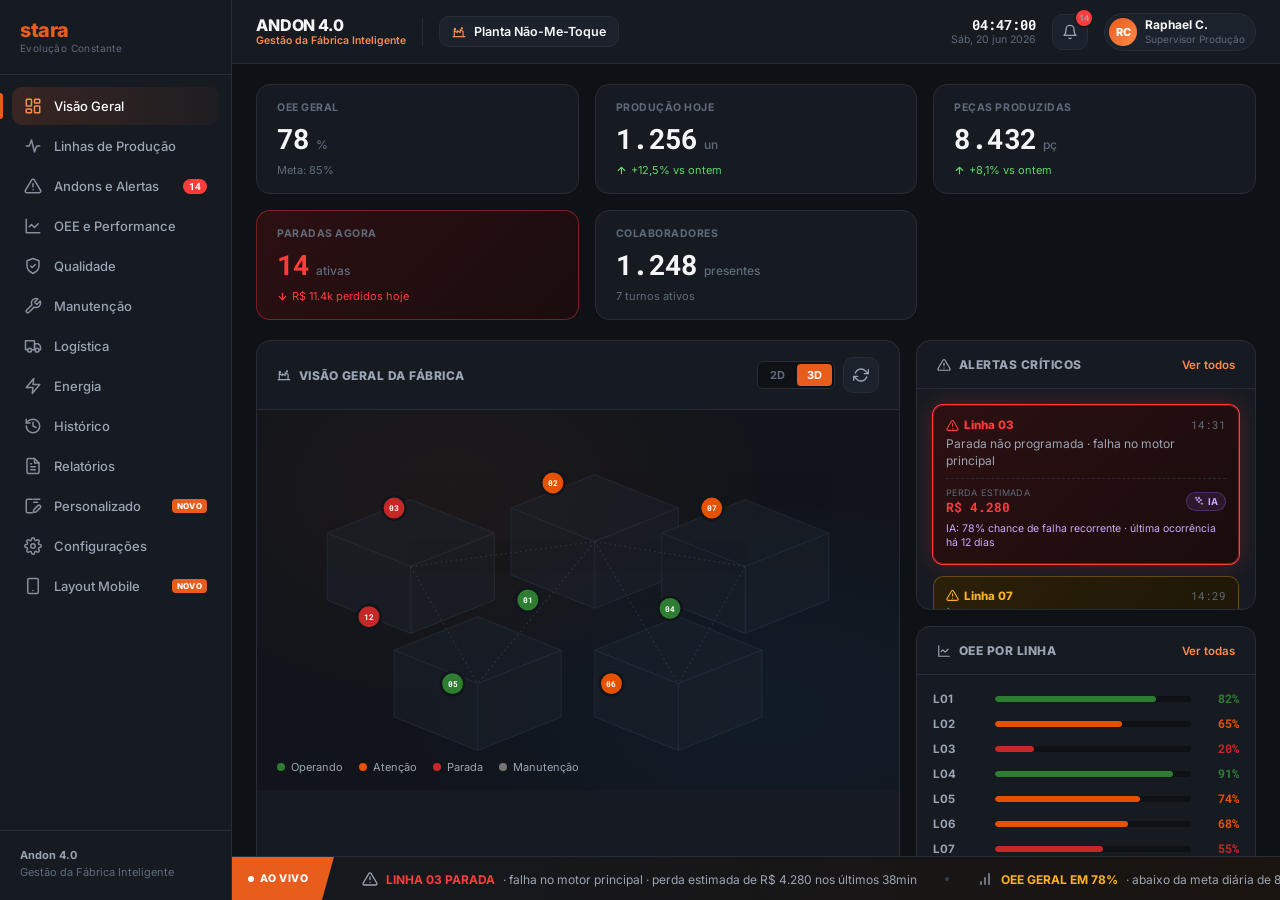
<file: index.html>
<!DOCTYPE html>
<html lang="pt-BR">
<head>
<meta charset="UTF-8">
<meta name="viewport" content="width=device-width, initial-scale=1.0">
<title>Andon 4.0 — Visão Geral · Stara</title>
<link rel="preconnect" href="https://fonts.googleapis.com">
<link href="https://fonts.googleapis.com/css2?family=Inter:wght@400;500;600;700;800&family=Roboto+Mono:wght@400;500;700&display=swap" rel="stylesheet">
<link rel="stylesheet" href="css/tokens.css">
<link rel="stylesheet" href="css/shell.css">
<link rel="stylesheet" href="css/visao-geral.css">
</head>
<body>
<div id="app-shell" class="app-shell"></div>

<script src="js/icons.js"></script>
<script src="js/data.js"></script>
<script src="js/shell.js"></script>
<script src="js/visao-geral.js"></script>
</body>
</html>
</file>
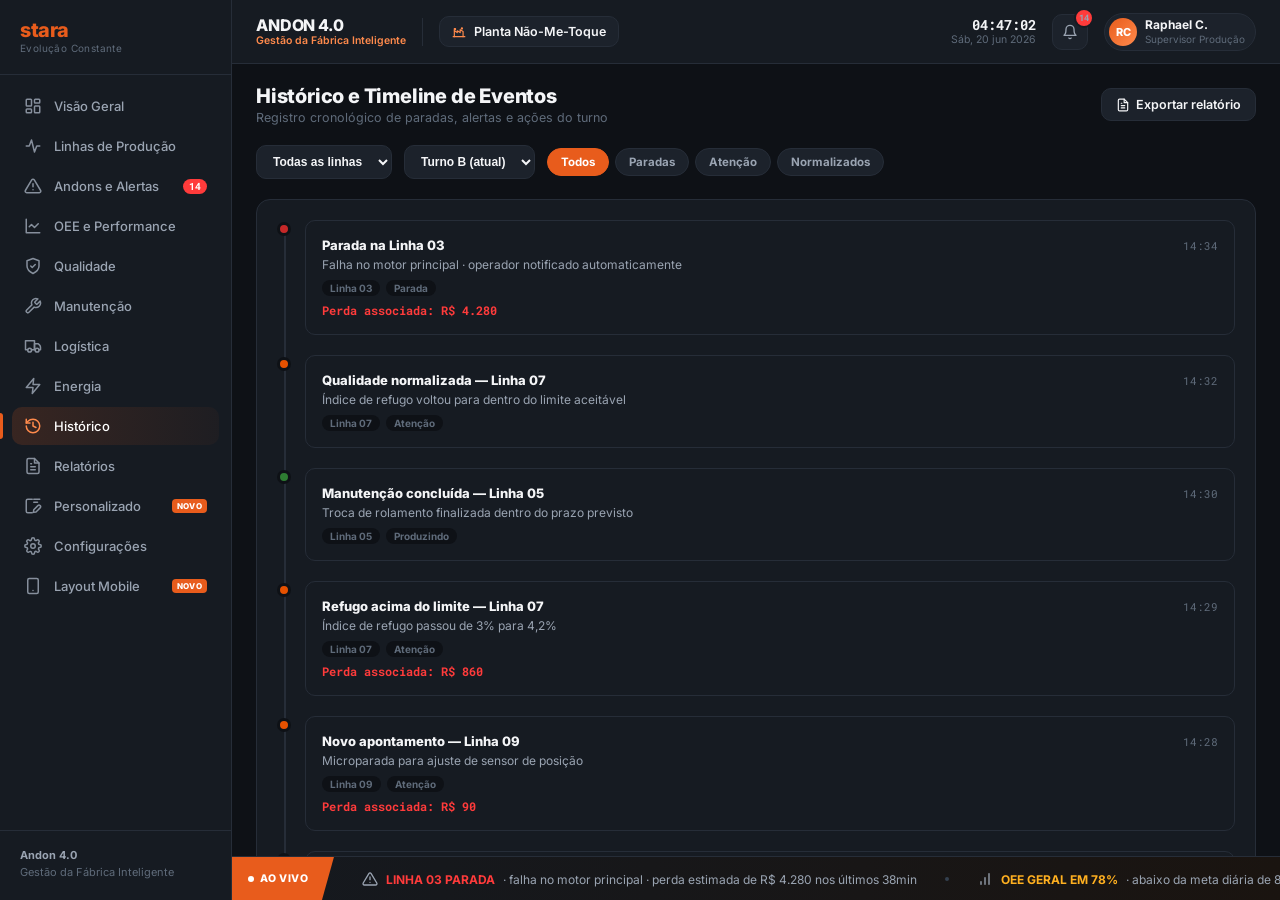
<file: historico.html>
<!DOCTYPE html>
<html lang="pt-BR">
<head>
<meta charset="UTF-8">
<meta name="viewport" content="width=device-width, initial-scale=1.0">
<title>Andon 4.0 — Histórico · Stara</title>
<link rel="preconnect" href="https://fonts.googleapis.com">
<link href="https://fonts.googleapis.com/css2?family=Inter:wght@400;500;600;700;800&family=Roboto+Mono:wght@400;500;700&display=swap" rel="stylesheet">
<link rel="stylesheet" href="css/tokens.css">
<link rel="stylesheet" href="css/shell.css">
<link rel="stylesheet" href="css/visao-geral.css">
<link rel="stylesheet" href="css/historico.css">
</head>
<body>
<div id="app-shell" class="app-shell"></div>

<script src="js/icons.js"></script>
<script src="js/data.js"></script>
<script src="js/shell.js"></script>
<script src="js/historico.js"></script>
</body>
</html>
</file>
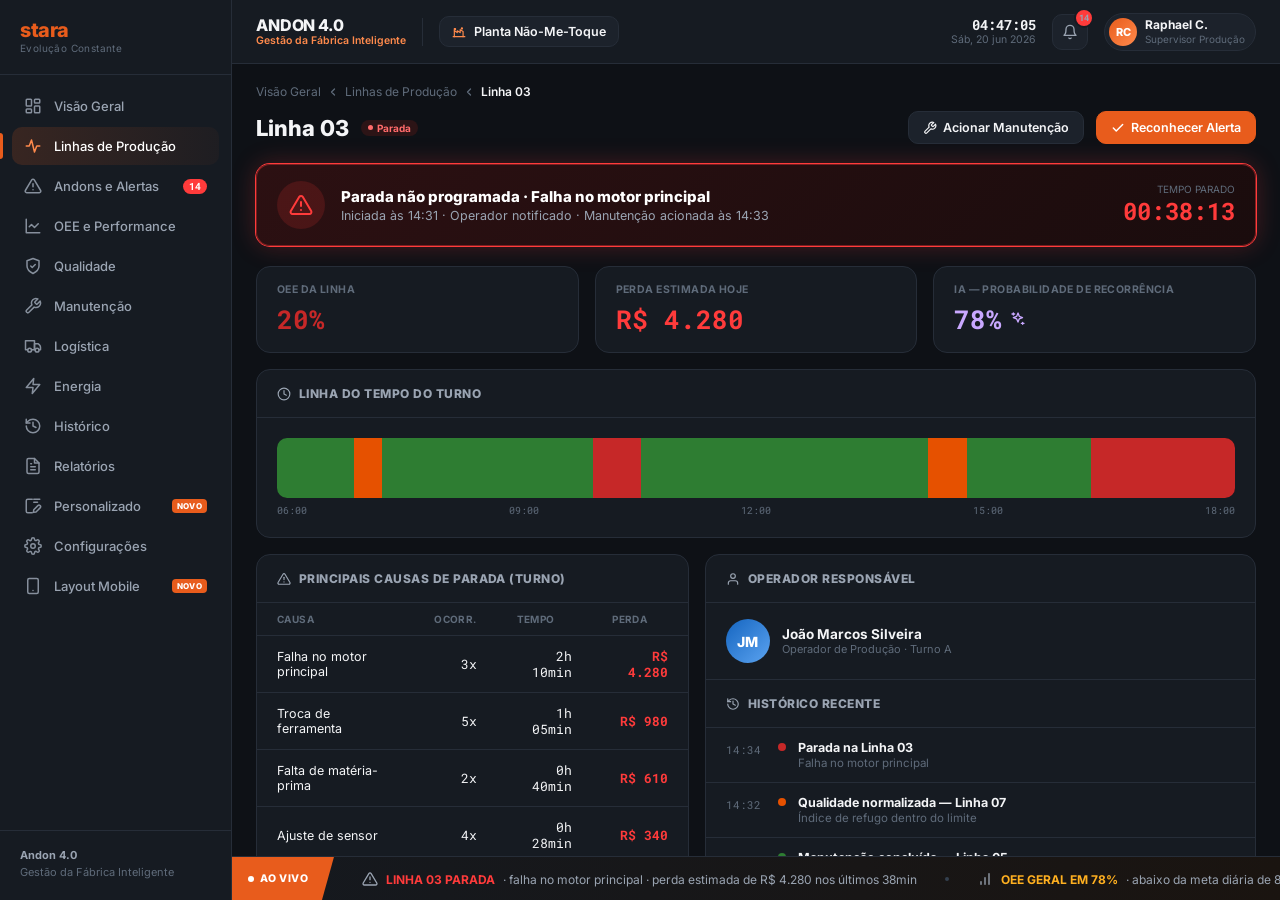
<file: linha-detalhe.html>
<!DOCTYPE html>
<html lang="pt-BR">
<head>
<meta charset="UTF-8">
<meta name="viewport" content="width=device-width, initial-scale=1.0">
<title>Andon 4.0 — Detalhe da Linha · Stara</title>
<link rel="preconnect" href="https://fonts.googleapis.com">
<link href="https://fonts.googleapis.com/css2?family=Inter:wght@400;500;600;700;800&family=Roboto+Mono:wght@400;500;700&display=swap" rel="stylesheet">
<link rel="stylesheet" href="css/tokens.css">
<link rel="stylesheet" href="css/shell.css">
<link rel="stylesheet" href="css/visao-geral.css">
<link rel="stylesheet" href="css/linha-detalhe.css">
</head>
<body>
<div id="app-shell" class="app-shell"></div>

<script src="js/icons.js"></script>
<script src="js/data.js"></script>
<script src="js/shell.js"></script>
<script src="js/linha-detalhe.js"></script>
</body>
</html>
</file>
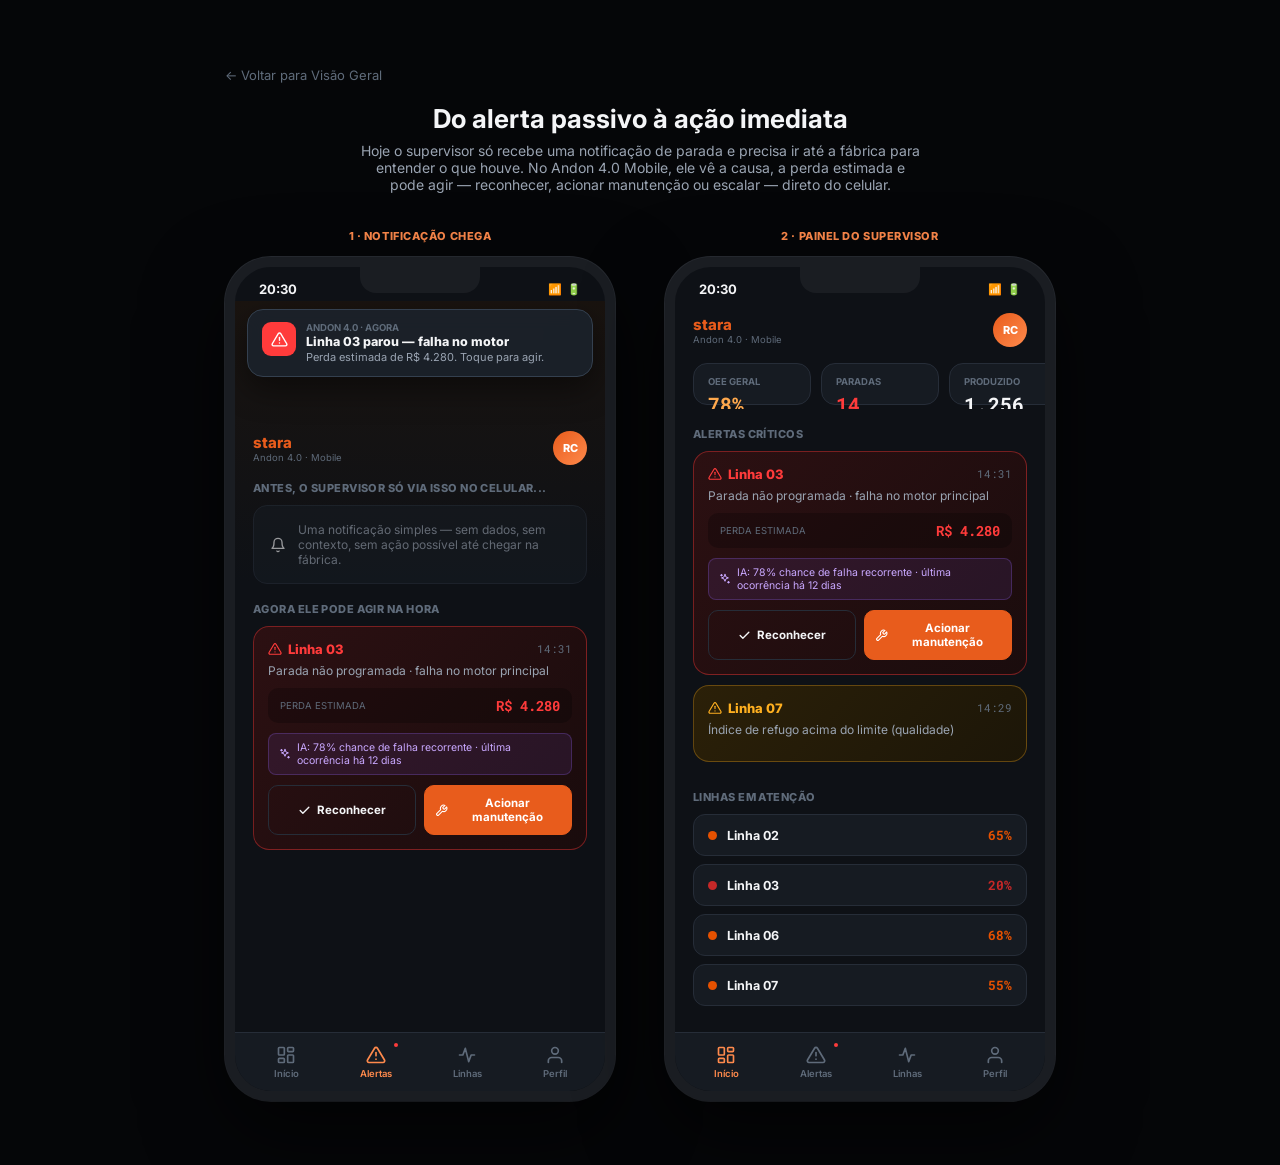
<file: mobile.html>
<!DOCTYPE html>
<html lang="pt-BR">
<head>
<meta charset="UTF-8">
<meta name="viewport" content="width=device-width, initial-scale=1.0">
<title>Andon 4.0 — Mobile · Stara</title>
<link rel="preconnect" href="https://fonts.googleapis.com">
<link href="https://fonts.googleapis.com/css2?family=Inter:wght@400;500;600;700;800&family=Roboto+Mono:wght@400;500;700&display=swap" rel="stylesheet">
<link rel="stylesheet" href="css/tokens.css">
<link rel="stylesheet" href="css/mobile.css">
<style>
  .mobile-page-wrap { padding: 24px; }
  .mobile-page-head { text-align: center; margin-bottom: 36px; }
  .mobile-page-head h1 { font-size: 26px; margin: 0 0 8px; }
  .mobile-page-head p { color: var(--text-secondary); font-size: 14px; max-width: 560px; margin: 0 auto; }
  .back-link { display:inline-flex; align-items:center; gap:6px; color:var(--text-tertiary); font-size:13px; margin-bottom:20px; }
</style>
</head>
<body class="mobile-body" style="flex-direction:column;">
  <div class="mobile-page-wrap">
    <a href="index.html" class="back-link">← Voltar para Visão Geral</a>
    <div class="mobile-page-head">
      <h1>Do alerta passivo à ação imediata</h1>
      <p>Hoje o supervisor só recebe uma notificação de parada e precisa ir até a fábrica para entender o que houve. No Andon 4.0 Mobile, ele vê a causa, a perda estimada e pode agir — reconhecer, acionar manutenção ou escalar — direto do celular.</p>
    </div>
    <div class="phones-row">
      <div class="phone-col">
        <span class="phone-col-label">1 · Notificação chega</span>
        <div id="phone-1"></div>
      </div>
      <div class="phone-col">
        <span class="phone-col-label">2 · Painel do supervisor</span>
        <div id="phone-2"></div>
      </div>
    </div>
  </div>

<script src="js/icons.js"></script>
<script src="js/data.js"></script>
<script src="js/mobile.js"></script>
</body>
</html>
</file>
<file: css/tokens.css>
/* ============================================
   ANDON 4.0 — DESIGN TOKENS
   Industrial Command Center · Stara Sistemas de Manufatura
   ============================================ */

:root {
  /* ---- Marca ---- */
  --stara-orange: #E85C1C;
  --stara-orange-light: #FF8A4C;
  --stara-orange-dim: #5C2A10;

  /* ---- Base escura (modo operação / TV) ---- */
  --bg-app: #0E1116;
  --bg-canvas: #11151B;
  --bg-panel: #161B22;
  --bg-panel-raised: #1C222B;
  --bg-panel-hover: #222933;
  --border-subtle: #262D38;
  --border-strong: #34404F;

  /* ---- Texto ---- */
  --text-primary: #F4F5F7;
  --text-secondary: #9AA4B2;
  --text-tertiary: #5F6B7A;
  --text-on-color: #FFFFFF;

  /* ---- Status semânticos ---- */
  --status-operando: #2E7D32;
  --status-operando-bg: #15291A;
  --status-operando-text: #5FD66B;

  --status-parada: #C62828;
  --status-parada-bg: #2C1416;
  --status-parada-text: #FF6B6B;

  --status-atencao: #E65100;
  --status-atencao-bg: #2B1B0C;
  --status-atencao-text: #FFA94D;

  --status-info: #1565C0;
  --status-info-bg: #10202F;
  --status-info-text: #5BA3F0;

  --status-manutencao: #757575;
  --status-manutencao-bg: #1E2025;
  --status-manutencao-text: #ABB2BB;

  /* ---- Severidade de alerta (camada extra do projeto) ---- */
  --sev-critico: #FF3B3B;
  --sev-critico-bg: linear-gradient(135deg, #2C1012 0%, #1A0C0D 100%);
  --sev-critico-border: #FF3B3B;
  --sev-risco: #FFB020;
  --sev-risco-bg: linear-gradient(135deg, #2B2008 0%, #1C1608 100%);
  --sev-risco-border: #FFB020;
  --sev-aviso: #5BA3F0;
  --sev-aviso-bg: #10202F;

  /* ---- Tipografia ---- */
  --font-display: 'Inter', -apple-system, sans-serif;
  --font-body: 'Inter', -apple-system, sans-serif;
  --font-mono: 'Roboto Mono', 'JetBrains Mono', monospace;

  /* ---- Espaçamento ---- */
  --space-1: 4px;
  --space-2: 8px;
  --space-3: 12px;
  --space-4: 16px;
  --space-5: 20px;
  --space-6: 24px;
  --space-8: 32px;
  --space-10: 40px;

  /* ---- Raios ---- */
  --radius-sm: 6px;
  --radius-md: 10px;
  --radius-lg: 14px;
  --radius-xl: 20px;

  /* ---- Sombra ---- */
  --shadow-sm: 0 1px 2px rgba(0,0,0,0.3);
  --shadow-md: 0 4px 14px rgba(0,0,0,0.35);
  --shadow-lg: 0 12px 32px rgba(0,0,0,0.45);
  --shadow-glow-critico: 0 0 0 1px var(--sev-critico-border), 0 0 24px rgba(255,59,59,0.25);
  --shadow-glow-risco: 0 0 0 1px var(--sev-risco-border), 0 0 20px rgba(255,176,32,0.18);

  /* ---- Transições ---- */
  --ease-out: cubic-bezier(0.16, 1, 0.3, 1);
  --t-fast: 150ms;
  --t-med: 280ms;
  --t-slow: 480ms;
}

* { box-sizing: border-box; }
html, body {
  margin: 0;
  padding: 0;
  background: var(--bg-app);
  color: var(--text-primary);
  font-family: var(--font-body);
  -webkit-font-smoothing: antialiased;
}

::-webkit-scrollbar { width: 8px; height: 8px; }
::-webkit-scrollbar-track { background: transparent; }
::-webkit-scrollbar-thumb { background: var(--border-strong); border-radius: 4px; }
::-webkit-scrollbar-thumb:hover { background: var(--text-tertiary); }

.mono { font-family: var(--font-mono); font-variant-numeric: tabular-nums; }

/* Defesa global: todo SVG solto (não tipado por componente) fica pequeno por padrão */
svg { width: 16px; height: 16px; flex-shrink: 0; display: inline-block; vertical-align: middle; }

a { color: inherit; text-decoration: none; }
button { font-family: inherit; cursor: pointer; }

:focus-visible {
  outline: 2px solid var(--stara-orange-light);
  outline-offset: 2px;
}

@media (prefers-reduced-motion: reduce) {
  *, *::before, *::after {
    animation-duration: 0.01ms !important;
    animation-iteration-count: 1 !important;
    transition-duration: 0.01ms !important;
  }
}
</file>
<file: css/shell.css>
/* ============================================
   ANDON 4.0 — APP SHELL (sidebar, topbar, ticker)
   ============================================ */

.app-shell {
  display: grid;
  grid-template-columns: 232px 1fr;
  grid-template-rows: 64px 1fr 44px;
  grid-template-areas:
    "sidebar topbar"
    "sidebar main"
    "sidebar ticker";
  height: 100vh;
  background: var(--bg-app);
  overflow: hidden;
}

/* ---------------- SIDEBAR ---------------- */
.sidebar {
  grid-area: sidebar;
  background: var(--bg-panel);
  border-right: 1px solid var(--border-subtle);
  display: flex;
  flex-direction: column;
  padding: var(--space-5) 0;
  overflow-y: auto;
}

.sidebar-brand {
  display: flex;
  align-items: center;
  gap: var(--space-3);
  padding: 0 var(--space-5) var(--space-5);
  margin-bottom: var(--space-3);
  border-bottom: 1px solid var(--border-subtle);
}

.sidebar-brand-mark {
  font-size: 20px;
  font-weight: 800;
  color: var(--stara-orange);
  letter-spacing: -0.02em;
  line-height: 1;
}

.sidebar-brand-sub {
  font-size: 10px;
  color: var(--text-tertiary);
  letter-spacing: 0.04em;
  margin-top: 2px;
}

.sidebar-nav {
  display: flex;
  flex-direction: column;
  gap: 2px;
  padding: 0 var(--space-3);
  flex: 1;
}

.nav-item {
  display: flex;
  align-items: center;
  gap: var(--space-3);
  padding: 10px var(--space-3);
  border-radius: var(--radius-md);
  color: var(--text-secondary);
  font-size: 13px;
  font-weight: 500;
  border: none;
  background: none;
  width: 100%;
  text-align: left;
  transition: background var(--t-fast) var(--ease-out), color var(--t-fast);
  position: relative;
}

.nav-item svg { width: 18px; height: 18px; flex-shrink: 0; opacity: 0.85; }

.nav-item:hover {
  background: var(--bg-panel-hover);
  color: var(--text-primary);
}

.nav-item.active {
  background: linear-gradient(90deg, rgba(232,92,28,0.16) 0%, rgba(232,92,28,0.04) 100%);
  color: #fff;
}

.nav-item.active::before {
  content: '';
  position: absolute;
  left: -12px;
  top: 6px;
  bottom: 6px;
  width: 3px;
  border-radius: 0 3px 3px 0;
  background: var(--stara-orange);
}

.nav-item.active svg { opacity: 1; color: var(--stara-orange-light); }

.nav-item .nav-badge {
  margin-left: auto;
  font-size: 10px;
  font-weight: 700;
  background: var(--sev-critico);
  color: #fff;
  border-radius: 999px;
  padding: 1px 6px;
  font-family: var(--font-mono);
}

.nav-item.nav-new::after {
  content: 'NOVO';
  margin-left: auto;
  font-size: 8px;
  font-weight: 800;
  letter-spacing: 0.04em;
  background: var(--stara-orange);
  color: #fff;
  padding: 2px 5px;
  border-radius: 4px;
}

.sidebar-footer {
  padding: var(--space-4) var(--space-5) 0;
  margin-top: var(--space-4);
  border-top: 1px solid var(--border-subtle);
}

.sidebar-footer-tagline {
  font-size: 11px;
  color: var(--text-tertiary);
  line-height: 1.5;
}

.sidebar-footer-tagline strong { color: var(--text-secondary); }

/* ---------------- TOPBAR ---------------- */
.topbar {
  grid-area: topbar;
  background: var(--bg-panel);
  border-bottom: 1px solid var(--border-subtle);
  display: flex;
  align-items: center;
  justify-content: space-between;
  padding: 0 var(--space-6);
  gap: var(--space-5);
}

.topbar-left {
  display: flex;
  align-items: center;
  gap: var(--space-4);
}

.topbar-product {
  display: flex;
  flex-direction: column;
  line-height: 1.15;
}

.topbar-product-name {
  font-size: 16px;
  font-weight: 800;
  letter-spacing: -0.01em;
}

.topbar-product-tagline {
  font-size: 10.5px;
  color: var(--stara-orange-light);
  font-weight: 600;
}

.topbar-divider {
  width: 1px;
  height: 28px;
  background: var(--border-subtle);
}

.plant-select {
  display: flex;
  align-items: center;
  gap: var(--space-2);
  background: var(--bg-panel-raised);
  border: 1px solid var(--border-subtle);
  border-radius: var(--radius-md);
  padding: 7px 12px;
  font-size: 12.5px;
  font-weight: 600;
  color: var(--text-primary);
}

.plant-select svg { width: 14px; height: 14px; color: var(--stara-orange-light); }

.topbar-right {
  display: flex;
  align-items: center;
  gap: var(--space-4);
}

.topbar-clock {
  display: flex;
  flex-direction: column;
  align-items: flex-end;
  line-height: 1.2;
}

.topbar-clock-time {
  font-family: var(--font-mono);
  font-size: 14px;
  font-weight: 700;
  font-variant-numeric: tabular-nums;
}

.topbar-clock-date {
  font-size: 10.5px;
  color: var(--text-tertiary);
}

.icon-btn {
  position: relative;
  width: 36px;
  height: 36px;
  display: flex;
  align-items: center;
  justify-content: center;
  border-radius: var(--radius-md);
  background: var(--bg-panel-raised);
  border: 1px solid var(--border-subtle);
  color: var(--text-secondary);
}

.icon-btn:hover { background: var(--bg-panel-hover); color: var(--text-primary); }
.icon-btn svg { width: 16px; height: 16px; }

.alert-badge {
  position: absolute;
  top: -5px;
  right: -5px;
  min-width: 16px;
  height: 16px;
  padding: 0 3px;
  background: var(--sev-critico);
  border-radius: 999px;
  font-size: 9px;
  font-weight: 800;
  display: flex;
  align-items: center;
  justify-content: center;
  font-family: var(--font-mono);
  box-shadow: 0 0 0 2px var(--bg-panel);
}

.user-chip {
  display: flex;
  align-items: center;
  gap: var(--space-2);
  padding: 4px 10px 4px 4px;
  border-radius: 999px;
  background: var(--bg-panel-raised);
  border: 1px solid var(--border-subtle);
}

.user-avatar {
  width: 28px;
  height: 28px;
  border-radius: 50%;
  background: linear-gradient(135deg, var(--stara-orange), #FF8A4C);
  display: flex;
  align-items: center;
  justify-content: center;
  font-size: 11px;
  font-weight: 800;
  color: #fff;
}

.user-meta { line-height: 1.2; }
.user-name { font-size: 12px; font-weight: 700; }
.user-role { font-size: 10px; color: var(--text-tertiary); }

/* ---------------- MAIN ---------------- */
.main {
  grid-area: main;
  overflow-y: auto;
  padding: var(--space-5) var(--space-6);
  background: var(--bg-app);
}

/* ---------------- TICKER (faixa de loop) ---------------- */
.ticker {
  grid-area: ticker;
  background: linear-gradient(90deg, #15191F 0%, #1A1410 100%);
  border-top: 1px solid var(--border-subtle);
  display: flex;
  align-items: center;
  overflow: hidden;
  position: relative;
}

.ticker-label {
  flex-shrink: 0;
  display: flex;
  align-items: center;
  gap: 6px;
  background: var(--stara-orange);
  color: #fff;
  font-size: 10.5px;
  font-weight: 800;
  letter-spacing: 0.04em;
  padding: 0 16px;
  height: 100%;
  z-index: 2;
  clip-path: polygon(0 0, 100% 0, calc(100% - 12px) 100%, 0 100%);
  padding-right: 26px;
}

.ticker-label .dot {
  width: 6px; height: 6px; border-radius: 50%;
  background: #fff;
  animation: pulse-dot 1.4s infinite ease-in-out;
}

@keyframes pulse-dot {
  0%, 100% { opacity: 1; transform: scale(1); }
  50% { opacity: 0.4; transform: scale(0.7); }
}

.ticker-track-wrap {
  flex: 1;
  overflow: hidden;
  height: 100%;
  display: flex;
  align-items: center;
}

.ticker-track {
  display: flex;
  align-items: center;
  white-space: nowrap;
  animation: ticker-scroll 38s linear infinite;
  will-change: transform;
}

.ticker-track:hover { animation-play-state: paused; }

@keyframes ticker-scroll {
  0% { transform: translateX(0); }
  100% { transform: translateX(-50%); }
}

.ticker-item {
  display: inline-flex;
  align-items: center;
  gap: 8px;
  padding: 0 28px;
  font-size: 12px;
  color: var(--text-secondary);
}

.ticker-item .ticker-ico { width: 14px; height: 14px; flex-shrink: 0; }
.ticker-item strong { color: var(--text-primary); font-weight: 700; }
.ticker-item.tk-critico strong { color: var(--sev-critico); }
.ticker-item.tk-risco strong { color: var(--sev-risco); }
.ticker-item.tk-ok strong { color: var(--status-operando-text); }
.ticker-item.tk-info strong { color: var(--status-info-text); }

.ticker-sep {
  width: 4px; height: 4px; border-radius: 50%;
  background: var(--border-strong);
  margin: 0 0;
}

/* Responsivo: colapsa sidebar em telas menores */
@media (max-width: 1024px) {
  .app-shell {
    grid-template-columns: 76px 1fr;
  }
  .sidebar-brand-sub, .nav-item span.label, .sidebar-footer { display: none; }
  .nav-item { justify-content: center; }
  .nav-item.active::before { left: -4px; }
}
</file>
<file: css/visao-geral.css>
/* ============================================
   ANDON 4.0 — VISÃO GERAL: componentes
   ============================================ */

.page-head {
  display: flex;
  align-items: center;
  justify-content: space-between;
  margin-bottom: var(--space-5);
}

.page-title {
  font-size: 20px;
  font-weight: 800;
  letter-spacing: -0.01em;
}

.page-sub {
  font-size: 12.5px;
  color: var(--text-tertiary);
  margin-top: 2px;
}

.btn {
  display: inline-flex;
  align-items: center;
  gap: 6px;
  padding: 8px 14px;
  border-radius: var(--radius-md);
  font-size: 12.5px;
  font-weight: 600;
  border: 1px solid var(--border-subtle);
  background: var(--bg-panel-raised);
  color: var(--text-primary);
  transition: all var(--t-fast);
}
.btn:hover { background: var(--bg-panel-hover); border-color: var(--border-strong); }
.btn svg { width: 14px; height: 14px; }
.btn-primary {
  background: var(--stara-orange);
  border-color: var(--stara-orange);
  color: #fff;
}
.btn-primary:hover { background: var(--stara-orange-light); }

/* ---- Grid principal ---- */
.kpi-row {
  display: grid;
  grid-template-columns: repeat(5, 1fr);
  gap: var(--space-4);
  margin-bottom: var(--space-5);
}

.kpi-card {
  background: var(--bg-panel);
  border: 1px solid var(--border-subtle);
  border-radius: var(--radius-lg);
  padding: var(--space-4) var(--space-5);
  display: flex;
  flex-direction: column;
  gap: 6px;
  position: relative;
  overflow: hidden;
}

.kpi-label {
  font-size: 10.5px;
  font-weight: 700;
  letter-spacing: 0.05em;
  color: var(--text-tertiary);
  text-transform: uppercase;
}

.kpi-value-row {
  display: flex;
  align-items: baseline;
  gap: 6px;
}

.kpi-value {
  font-family: var(--font-mono);
  font-size: 28px;
  font-weight: 700;
  letter-spacing: -0.02em;
}

.kpi-unit { font-size: 12px; color: var(--text-tertiary); font-weight: 500; }

.kpi-meta {
  font-size: 11px;
  color: var(--text-tertiary);
  display: flex;
  align-items: center;
  gap: 4px;
}
.kpi-meta svg { width: 11px; height: 11px; }

.kpi-meta.up { color: var(--status-operando-text); }
.kpi-meta.down { color: var(--sev-critico); }

.kpi-card.alert { border-color: rgba(255,59,59,0.4); background: var(--sev-critico-bg); }
.kpi-card.alert .kpi-value { color: var(--sev-critico); }

.kpi-ring { width: 44px; height: 44px; position: absolute; top: 14px; right: 14px; }

/* ---- Grid de conteúdo (mapa + lateral) ---- */
.content-grid {
  display: grid;
  grid-template-columns: 1fr 340px;
  gap: var(--space-4);
  margin-bottom: var(--space-4);
}

.panel {
  background: var(--bg-panel);
  border: 1px solid var(--border-subtle);
  border-radius: var(--radius-lg);
  overflow: hidden;
}

.panel-head {
  display: flex;
  align-items: center;
  justify-content: space-between;
  padding: var(--space-4) var(--space-5);
  border-bottom: 1px solid var(--border-subtle);
}

.panel-title {
  font-size: 12px;
  font-weight: 800;
  letter-spacing: 0.04em;
  text-transform: uppercase;
  color: var(--text-secondary);
  display: flex;
  align-items: center;
  gap: 8px;
  white-space: nowrap;
}
.panel-title svg { width: 14px; height: 14px; flex-shrink: 0; }

.panel-link {
  font-size: 11.5px;
  font-weight: 600;
  color: var(--stara-orange-light);
}

.view-toggle {
  display: flex;
  gap: 2px;
  background: var(--bg-app);
  border-radius: var(--radius-sm);
  padding: 2px;
  border: 1px solid var(--border-subtle);
}
.view-toggle button {
  border: none;
  background: none;
  color: var(--text-tertiary);
  font-size: 11px;
  font-weight: 700;
  padding: 4px 10px;
  border-radius: 4px;
}
.view-toggle button.active { background: var(--stara-orange); color: #fff; }

/* ---- Mapa da fábrica ---- */
.factory-map {
  position: relative;
  height: 380px;
  background:
    radial-gradient(ellipse at 30% 20%, rgba(232,92,28,0.06), transparent 50%),
    radial-gradient(ellipse at 80% 80%, rgba(21,101,192,0.08), transparent 50%),
    var(--bg-canvas);
  display: flex;
  align-items: center;
  justify-content: center;
  padding: var(--space-5);
}

.factory-map svg { width: 100%; height: 100%; }

.map-node {
  cursor: pointer;
  transition: filter var(--t-fast);
}
.map-node:hover { filter: brightness(1.25); }

.map-pulse {
  animation: map-pulse 1.8s infinite ease-out;
  transform-origin: center;
}
@keyframes map-pulse {
  0% { opacity: 0.55; transform: scale(1); }
  70% { opacity: 0; transform: scale(2.4); }
  100% { opacity: 0; transform: scale(2.4); }
}

.map-legend {
  position: absolute;
  bottom: var(--space-4);
  left: var(--space-5);
  display: flex;
  gap: var(--space-4);
  font-size: 11px;
  color: var(--text-secondary);
}
.map-legend-item { display: flex; align-items: center; gap: 6px; }
.map-legend-dot { width: 8px; height: 8px; border-radius: 50%; }

/* ---- Lateral: alertas críticos ---- */
.alert-stack {
  display: flex;
  flex-direction: column;
  gap: var(--space-3);
  padding: var(--space-4);
  max-height: 220px;
  overflow-y: auto;
}

.alert-card {
  border-radius: var(--radius-md);
  padding: var(--space-3) var(--space-3) var(--space-3) var(--space-3);
  position: relative;
  border: 1px solid transparent;
  cursor: pointer;
  transition: transform var(--t-fast);
}
.alert-card:hover { transform: translateX(2px); }

.alert-card.sev-critico {
  background: var(--sev-critico-bg);
  border-color: rgba(255,59,59,0.35);
  box-shadow: var(--shadow-glow-critico);
}
.alert-card.sev-risco {
  background: var(--sev-risco-bg);
  border-color: rgba(255,176,32,0.3);
}
.alert-card.sev-aviso {
  background: var(--sev-aviso-bg);
  border-color: rgba(91,163,240,0.25);
}

.alert-top {
  display: flex;
  align-items: flex-start;
  justify-content: space-between;
  gap: var(--space-2);
}

.alert-line-tag {
  display: inline-flex;
  align-items: center;
  gap: 5px;
  font-size: 11.5px;
  font-weight: 800;
}
.alert-line-tag svg { width: 13px; height: 13px; }
.alert-card.sev-critico .alert-line-tag { color: var(--sev-critico); }
.alert-card.sev-risco .alert-line-tag { color: var(--sev-risco); }
.alert-card.sev-aviso .alert-line-tag { color: var(--sev-aviso); }

.alert-time { font-size: 10.5px; color: var(--text-tertiary); font-family: var(--font-mono); }

.alert-desc { font-size: 12px; color: var(--text-secondary); margin-top: 4px; line-height: 1.4; }

.alert-loss-row {
  display: flex;
  align-items: center;
  justify-content: space-between;
  margin-top: 8px;
  padding-top: 8px;
  border-top: 1px dashed var(--border-subtle);
}

.alert-loss {
  display: flex;
  flex-direction: column;
}
.alert-loss-label { font-size: 9px; text-transform: uppercase; letter-spacing: 0.04em; color: var(--text-tertiary); }
.alert-loss-value { font-family: var(--font-mono); font-size: 13px; font-weight: 800; }
.alert-card.sev-critico .alert-loss-value { color: var(--sev-critico); }
.alert-card.sev-risco .alert-loss-value { color: var(--sev-risco); }

.alert-ai-chip {
  display: inline-flex;
  align-items: center;
  gap: 4px;
  font-size: 9.5px;
  font-weight: 700;
  color: #C9A8FF;
  background: rgba(150,100,255,0.12);
  border: 1px solid rgba(150,100,255,0.3);
  padding: 3px 7px;
  border-radius: 999px;
}
.alert-ai-chip svg { width: 10px; height: 10px; }

/* ---- OEE por linha (lateral) ---- */
.oee-list {
  display: flex;
  flex-direction: column;
  gap: 10px;
  padding: var(--space-4);
}

.oee-row {
  display: grid;
  grid-template-columns: 50px 1fr 36px;
  align-items: center;
  gap: var(--space-3);
}

.oee-line-name { font-size: 11.5px; font-weight: 700; color: var(--text-secondary); }

.oee-bar-track {
  height: 6px;
  background: var(--bg-app);
  border-radius: 999px;
  overflow: hidden;
}
.oee-bar-fill { height: 100%; border-radius: 999px; }

.oee-pct { font-family: var(--font-mono); font-size: 11.5px; font-weight: 700; text-align: right; }

/* ---- Linhas de produção (grid cards) ---- */
.lines-grid {
  display: grid;
  grid-template-columns: repeat(4, 1fr);
  gap: var(--space-3);
  padding: var(--space-4);
}

.line-card {
  background: var(--bg-panel-raised);
  border: 1px solid var(--border-subtle);
  border-radius: var(--radius-md);
  padding: var(--space-3);
  cursor: pointer;
  transition: border-color var(--t-fast), transform var(--t-fast);
}
.line-card:hover { transform: translateY(-2px); border-color: var(--border-strong); }

.line-card.st-parada { border-left: 3px solid var(--status-parada); }
.line-card.st-atencao { border-left: 3px solid var(--status-atencao); }
.line-card.st-operando { border-left: 3px solid var(--status-operando); }

.line-card-head {
  display: flex;
  align-items: center;
  justify-content: space-between;
  margin-bottom: 6px;
}
.line-card-name { font-size: 12.5px; font-weight: 800; }

.status-pill {
  display: inline-flex;
  align-items: center;
  gap: 4px;
  font-size: 10px;
  font-weight: 700;
  padding: 2px 7px;
  border-radius: 999px;
}
.status-pill .dot { width: 5px; height: 5px; border-radius: 50%; }
.status-pill.operando { background: var(--status-operando-bg); color: var(--status-operando-text); }
.status-pill.operando .dot { background: var(--status-operando-text); }
.status-pill.parada { background: var(--status-parada-bg); color: var(--status-parada-text); }
.status-pill.parada .dot { background: var(--status-parada-text); animation: pulse-dot 1.2s infinite; }
.status-pill.atencao { background: var(--status-atencao-bg); color: var(--status-atencao-text); }
.status-pill.atencao .dot { background: var(--status-atencao-text); }

.line-card-oee { font-family: var(--font-mono); font-size: 20px; font-weight: 700; }
.line-card-oee-label { font-size: 9.5px; color: var(--text-tertiary); text-transform: uppercase; }

/* ---- Bottom row: perdas + eventos ---- */
.bottom-grid {
  display: grid;
  grid-template-columns: 1.1fr 1.4fr;
  gap: var(--space-4);
  margin-bottom: var(--space-4);
}

.losses-wrap {
  display: flex;
  align-items: center;
  gap: var(--space-5);
  padding: var(--space-4) var(--space-5);
}
.losses-wrap svg { width: 170px; height: 170px; flex-shrink: 0; }

.loss-legend { flex: 1; display: flex; flex-direction: column; gap: 8px; }
.loss-legend-item { display: flex; align-items: center; gap: 8px; font-size: 12px; }
.loss-legend-dot { width: 9px; height: 9px; border-radius: 3px; flex-shrink: 0; }
.loss-legend-name { flex: 1; color: var(--text-secondary); }
.loss-legend-pct { font-family: var(--font-mono); font-weight: 700; }

.events-list {
  display: flex;
  flex-direction: column;
  max-height: 280px;
  overflow-y: auto;
}

.event-row {
  display: flex;
  align-items: flex-start;
  gap: var(--space-3);
  padding: var(--space-3) var(--space-5);
  border-bottom: 1px solid var(--border-subtle);
}
.event-row:last-child { border-bottom: none; }

.event-time { font-family: var(--font-mono); font-size: 11px; color: var(--text-tertiary); width: 40px; flex-shrink: 0; padding-top: 2px; }

.event-dot-wrap { display: flex; flex-direction: column; align-items: center; padding-top: 3px; }
.event-dot { width: 8px; height: 8px; border-radius: 50%; }

.event-content { flex: 1; }
.event-title { font-size: 12.5px; font-weight: 700; }
.event-desc { font-size: 11.5px; color: var(--text-tertiary); margin-top: 1px; }

/* ---- Footer strip (meta diária) ---- */
.footer-strip {
  display: grid;
  grid-template-columns: repeat(4, 1fr);
  gap: var(--space-4);
}

.footer-card {
  background: var(--bg-panel);
  border: 1px solid var(--border-subtle);
  border-radius: var(--radius-lg);
  padding: var(--space-4) var(--space-5);
  display: flex;
  align-items: center;
  gap: var(--space-4);
}

.footer-icon {
  width: 40px; height: 40px;
  border-radius: var(--radius-md);
  background: rgba(232,92,28,0.12);
  display: flex; align-items: center; justify-content: center;
  flex-shrink: 0;
}
.footer-icon svg { width: 20px; height: 20px; color: var(--stara-orange-light); }

.footer-card-body { flex: 1; min-width: 0; }
.footer-card-label { font-size: 10px; text-transform: uppercase; letter-spacing: 0.04em; color: var(--text-tertiary); font-weight: 700; }
.footer-card-value { font-family: var(--font-mono); font-size: 19px; font-weight: 700; margin: 2px 0 6px; }
.footer-card-value span { font-size: 11px; color: var(--text-tertiary); font-weight: 500; }

.footer-bar-track { height: 5px; background: var(--bg-app); border-radius: 999px; overflow: hidden; }
.footer-bar-fill { height: 100%; border-radius: 999px; background: var(--stara-orange); }

@media (max-width: 1400px) {
  .kpi-row { grid-template-columns: repeat(3, 1fr); }
  .lines-grid { grid-template-columns: repeat(2, 1fr); }
}
@media (max-width: 1024px) {
  .content-grid, .bottom-grid { grid-template-columns: 1fr; }
  .footer-strip { grid-template-columns: repeat(2, 1fr); }
}
</file>
<file: css/historico.css>
/* ============================================
   ANDON 4.0 — HISTÓRICO / TIMELINE DE EVENTOS
   ============================================ */

.filters-bar {
  display: flex;
  align-items: center;
  gap: var(--space-3);
  margin-bottom: var(--space-5);
  flex-wrap: wrap;
}

.filter-select {
  background: var(--bg-panel-raised);
  border: 1px solid var(--border-subtle);
  color: var(--text-primary);
  font-size: 12px;
  font-weight: 600;
  padding: 8px 12px;
  border-radius: var(--radius-md);
}

.filter-chip-group { display: flex; gap: 6px; }
.filter-chip {
  font-size: 11.5px;
  font-weight: 700;
  padding: 6px 13px;
  border-radius: 999px;
  background: var(--bg-panel-raised);
  border: 1px solid var(--border-subtle);
  color: var(--text-secondary);
}
.filter-chip.active { background: var(--stara-orange); border-color: var(--stara-orange); color: #fff; }

.timeline-full {
  position: relative;
  padding-left: 28px;
}
.timeline-full::before {
  content: '';
  position: absolute;
  left: 7px; top: 6px; bottom: 6px;
  width: 2px;
  background: var(--border-subtle);
}

.tl-entry {
  position: relative;
  padding-bottom: var(--space-5);
}
.tl-entry:last-child { padding-bottom: 0; }

.tl-dot {
  position: absolute;
  left: -28px;
  top: 2px;
  width: 14px; height: 14px;
  border-radius: 50%;
  border: 3px solid var(--bg-app);
}

.tl-card {
  background: var(--bg-panel);
  border: 1px solid var(--border-subtle);
  border-radius: var(--radius-md);
  padding: var(--space-4);
}
.tl-card-head { display: flex; align-items: center; justify-content: space-between; margin-bottom: 4px; }
.tl-card-title { font-size: 13px; font-weight: 800; }
.tl-card-time { font-size: 11px; color: var(--text-tertiary); font-family: var(--font-mono); }
.tl-card-desc { font-size: 12px; color: var(--text-secondary); }
.tl-card-tags { display: flex; gap: 6px; margin-top: 8px; }
.tl-tag {
  font-size: 10px;
  font-weight: 700;
  padding: 2px 8px;
  border-radius: 999px;
  background: var(--bg-app);
  color: var(--text-tertiary);
}
.tl-card-loss { font-family: var(--font-mono); font-size: 12px; font-weight: 800; color: var(--sev-critico); margin-top: 6px; }
</file>
<file: css/linha-detalhe.css>
/* ============================================
   ANDON 4.0 — DETALHE DE LINHA
   ============================================ */

.breadcrumb {
  display: flex;
  align-items: center;
  gap: 6px;
  font-size: 12px;
  color: var(--text-tertiary);
  margin-bottom: var(--space-3);
}
.breadcrumb a { color: var(--text-tertiary); }
.breadcrumb a:hover { color: var(--text-primary); }
.breadcrumb svg { width: 12px; height: 12px; }

.line-head {
  display: flex;
  align-items: center;
  justify-content: space-between;
  margin-bottom: var(--space-5);
}

.line-head-title {
  display: flex;
  align-items: center;
  gap: var(--space-3);
}

.line-head-name { font-size: 22px; font-weight: 800; }

.line-status-banner {
  display: flex;
  align-items: center;
  gap: var(--space-4);
  padding: var(--space-4) var(--space-5);
  border-radius: var(--radius-lg);
  margin-bottom: var(--space-5);
  border: 1px solid;
}
.line-status-banner.parada {
  background: var(--sev-critico-bg);
  border-color: rgba(255,59,59,0.4);
  box-shadow: var(--shadow-glow-critico);
}
.line-status-banner-icon {
  width: 48px; height: 48px;
  border-radius: 50%;
  background: rgba(255,59,59,0.15);
  display: flex; align-items: center; justify-content: center;
  color: var(--sev-critico);
  flex-shrink: 0;
}
.line-status-banner-icon svg { width: 24px; height: 24px; }
.line-status-banner-body { flex: 1; }
.line-status-banner-title { font-size: 15px; font-weight: 800; color: #fff; }
.line-status-banner-desc { font-size: 12.5px; color: var(--text-secondary); margin-top: 2px; }
.line-status-banner-timer { text-align: right; }
.line-status-banner-timer .t-label { font-size: 10px; color: var(--text-tertiary); text-transform: uppercase; }
.line-status-banner-timer .t-value { font-family: var(--font-mono); font-size: 24px; font-weight: 800; color: var(--sev-critico); }

.detail-grid {
  display: grid;
  grid-template-columns: 1fr 1fr 1fr;
  gap: var(--space-4);
  margin-bottom: var(--space-4);
}

.metric-card {
  background: var(--bg-panel);
  border: 1px solid var(--border-subtle);
  border-radius: var(--radius-lg);
  padding: var(--space-4) var(--space-5);
}
.metric-card-label { font-size: 10.5px; text-transform: uppercase; letter-spacing: 0.04em; color: var(--text-tertiary); font-weight: 700; margin-bottom: 6px; }
.metric-card-value { font-family: var(--font-mono); font-size: 26px; font-weight: 800; }

.timeline-wrap {
  padding: var(--space-5);
}
.shift-timeline {
  position: relative;
  height: 60px;
  background: var(--bg-app);
  border-radius: var(--radius-md);
  display: flex;
  overflow: hidden;
}
.shift-seg { height: 100%; }
.shift-axis {
  display: flex;
  justify-content: space-between;
  font-size: 10px;
  color: var(--text-tertiary);
  margin-top: 6px;
  font-family: var(--font-mono);
}

.cause-table { width: 100%; border-collapse: collapse; }
.cause-table th {
  text-align: left;
  font-size: 10px;
  text-transform: uppercase;
  letter-spacing: 0.04em;
  color: var(--text-tertiary);
  padding: 10px var(--space-5);
  border-bottom: 1px solid var(--border-subtle);
}
.cause-table td {
  padding: 12px var(--space-5);
  font-size: 12.5px;
  border-bottom: 1px solid var(--border-subtle);
}
.cause-table tr:last-child td { border-bottom: none; }
.cause-table .num { font-family: var(--font-mono); text-align: right; }

.op-card {
  display: flex;
  align-items: center;
  gap: var(--space-3);
  padding: var(--space-4) var(--space-5);
}
.op-avatar {
  width: 44px; height: 44px;
  border-radius: 50%;
  background: linear-gradient(135deg, var(--status-info), #5BA3F0);
  display: flex; align-items: center; justify-content: center;
  font-weight: 800; color: #fff; font-size: 14px;
  flex-shrink: 0;
}
.op-name { font-size: 13.5px; font-weight: 700; }
.op-role { font-size: 11px; color: var(--text-tertiary); }

.action-row { display: flex; gap: var(--space-3); margin-top: var(--space-4); }
</file>
<file: css/mobile.css>
/* ============================================
   ANDON 4.0 — MOBILE (App do Supervisor)
   ============================================ */

body.mobile-body {
  background: #050608;
  display: flex;
  align-items: center;
  justify-content: center;
  min-height: 100vh;
  padding: 40px 0;
}

.phone-frame {
  width: 390px;
  height: 844px;
  background: var(--bg-app);
  border-radius: 46px;
  border: 10px solid #1A1D22;
  box-shadow: 0 30px 80px rgba(0,0,0,0.6), 0 0 0 1px #2A2E35;
  overflow: hidden;
  position: relative;
  display: flex;
  flex-direction: column;
}

.phone-notch {
  position: absolute;
  top: 0; left: 50%; transform: translateX(-50%);
  width: 120px; height: 26px;
  background: #1A1D22;
  border-radius: 0 0 16px 16px;
  z-index: 30;
}

.m-statusbar {
  display: flex;
  align-items: center;
  justify-content: space-between;
  padding: 14px 24px 4px;
  font-size: 13px;
  font-weight: 700;
  flex-shrink: 0;
}

.m-screen {
  flex: 1;
  overflow-y: auto;
  display: flex;
  flex-direction: column;
}
.m-screen::-webkit-scrollbar { display: none; }

.m-header {
  padding: 12px 18px 16px;
  display: flex;
  align-items: center;
  justify-content: space-between;
  flex-shrink: 0;
}
.m-header-brand { display: flex; flex-direction: column; }
.m-header-brand .m-mark { font-size: 15px; font-weight: 800; color: var(--stara-orange); }
.m-header-brand .m-sub { font-size: 9.5px; color: var(--text-tertiary); }

.m-avatar-btn {
  width: 34px; height: 34px;
  border-radius: 50%;
  background: linear-gradient(135deg, var(--stara-orange), #FF8A4C);
  display: flex; align-items: center; justify-content: center;
  font-size: 11px; font-weight: 800; color: #fff;
}

.m-section { padding: 0 18px; margin-bottom: 18px; }
.m-section-title {
  font-size: 11px;
  font-weight: 800;
  text-transform: uppercase;
  letter-spacing: 0.04em;
  color: var(--text-tertiary);
  margin-bottom: 10px;
}

.m-kpi-scroll {
  display: flex;
  gap: 10px;
  overflow-x: auto;
  padding: 0 18px 4px;
  margin-bottom: 18px;
}
.m-kpi-scroll::-webkit-scrollbar { display: none; }
.m-kpi-card {
  flex-shrink: 0;
  min-width: 118px;
  background: var(--bg-panel);
  border: 1px solid var(--border-subtle);
  border-radius: 14px;
  padding: 12px 14px;
}
.m-kpi-card .l { font-size: 9.5px; color: var(--text-tertiary); text-transform: uppercase; font-weight: 700; }
.m-kpi-card .v { font-family: var(--font-mono); font-size: 20px; font-weight: 800; margin-top: 4px; }

.m-alert-card {
  border-radius: 16px;
  padding: 14px;
  margin-bottom: 10px;
  border: 1px solid;
}
.m-alert-card.critico { background: var(--sev-critico-bg); border-color: rgba(255,59,59,0.4); }
.m-alert-card.risco { background: var(--sev-risco-bg); border-color: rgba(255,176,32,0.3); }

.m-alert-top { display: flex; align-items: center; justify-content: space-between; margin-bottom: 6px; }
.m-alert-line { font-size: 13px; font-weight: 800; display: flex; align-items: center; gap: 6px; }
.m-alert-card.critico .m-alert-line { color: var(--sev-critico); }
.m-alert-card.risco .m-alert-line { color: var(--sev-risco); }
.m-alert-line svg { width: 14px; height: 14px; }
.m-alert-time { font-size: 10.5px; color: var(--text-tertiary); font-family: var(--font-mono); }
.m-alert-desc { font-size: 12px; color: var(--text-secondary); margin-bottom: 10px; }

.m-alert-loss {
  display: flex; align-items: center; justify-content: space-between;
  background: rgba(0,0,0,0.25);
  border-radius: 10px;
  padding: 8px 12px;
  margin-bottom: 10px;
}
.m-alert-loss .ll { font-size: 9.5px; color: var(--text-tertiary); text-transform: uppercase; }
.m-alert-loss .lv { font-family: var(--font-mono); font-size: 14px; font-weight: 800; color: var(--sev-critico); }

.m-action-row { display: flex; gap: 8px; }
.m-btn {
  flex: 1;
  display: flex;
  align-items: center;
  justify-content: center;
  gap: 6px;
  padding: 10px;
  border-radius: 10px;
  font-size: 11.5px;
  font-weight: 700;
  border: 1px solid var(--border-subtle);
  background: var(--bg-panel-raised);
  color: var(--text-primary);
}
.m-btn svg { width: 13px; height: 13px; }
.m-btn.primary { background: var(--stara-orange); border-color: var(--stara-orange); color: #fff; }
.m-btn.ghost { background: transparent; }

.m-ai-line {
  display: flex;
  align-items: center;
  gap: 6px;
  font-size: 10.5px;
  color: #C9A8FF;
  background: rgba(150,100,255,0.1);
  border: 1px solid rgba(150,100,255,0.25);
  padding: 7px 10px;
  border-radius: 8px;
  margin-bottom: 10px;
}
.m-ai-line svg { width: 12px; height: 12px; flex-shrink: 0; }

.m-line-row {
  display: flex;
  align-items: center;
  justify-content: space-between;
  padding: 11px 14px;
  background: var(--bg-panel);
  border: 1px solid var(--border-subtle);
  border-radius: 12px;
  margin-bottom: 8px;
}
.m-line-row-left { display: flex; align-items: center; gap: 10px; }
.m-line-dot { width: 9px; height: 9px; border-radius: 50%; }
.m-line-name { font-size: 12.5px; font-weight: 700; }
.m-line-oee { font-family: var(--font-mono); font-size: 13px; font-weight: 800; }

.m-tabbar {
  flex-shrink: 0;
  display: flex;
  align-items: center;
  justify-content: space-around;
  padding: 8px 8px calc(8px + env(safe-area-inset-bottom, 14px));
  background: var(--bg-panel);
  border-top: 1px solid var(--border-subtle);
}
.m-tab {
  display: flex;
  flex-direction: column;
  align-items: center;
  gap: 3px;
  color: var(--text-tertiary);
  font-size: 9.5px;
  font-weight: 600;
  position: relative;
  padding: 4px 10px;
}
.m-tab svg { width: 20px; height: 20px; }
.m-tab.active { color: var(--stara-orange-light); }
.m-tab .m-tab-badge {
  position: absolute; top: 0; right: 2px;
  width: 8px; height: 8px; border-radius: 50%;
  background: var(--sev-critico);
  border: 2px solid var(--bg-panel);
}

/* toast de notificação push (simulação) */
.m-push {
  position: absolute;
  top: 8px; left: 12px; right: 12px;
  background: rgba(28,34,43,0.92);
  backdrop-filter: blur(10px);
  border: 1px solid var(--border-strong);
  border-radius: 16px;
  padding: 12px 14px;
  display: flex;
  gap: 10px;
  z-index: 40;
  box-shadow: var(--shadow-lg);
  animation: push-in 480ms var(--ease-out);
}
@keyframes push-in {
  from { transform: translateY(-60px); opacity: 0; }
  to { transform: translateY(0); opacity: 1; }
}
.m-push-icon {
  width: 34px; height: 34px;
  border-radius: 9px;
  background: var(--sev-critico);
  display: flex; align-items: center; justify-content: center;
  color: #fff;
  flex-shrink: 0;
}
.m-push-icon svg { width: 17px; height: 17px; }
.m-push-body { flex: 1; min-width: 0; }
.m-push-app { font-size: 9.5px; color: var(--text-tertiary); font-weight: 700; text-transform: uppercase; }
.m-push-title { font-size: 12.5px; font-weight: 800; margin: 1px 0; }
.m-push-desc { font-size: 11px; color: var(--text-secondary); }

.phone-caption {
  text-align: center;
  color: var(--text-secondary);
  font-size: 13px;
  margin-top: 18px;
  max-width: 390px;
}
.phones-row { display: flex; gap: 50px; align-items: flex-start; flex-wrap: wrap; justify-content: center; }
.phone-col { display: flex; flex-direction: column; align-items: center; }
.phone-col-label {
  font-size: 11px;
  font-weight: 800;
  text-transform: uppercase;
  letter-spacing: 0.05em;
  color: var(--stara-orange-light);
  margin-bottom: 14px;
}
</file>
